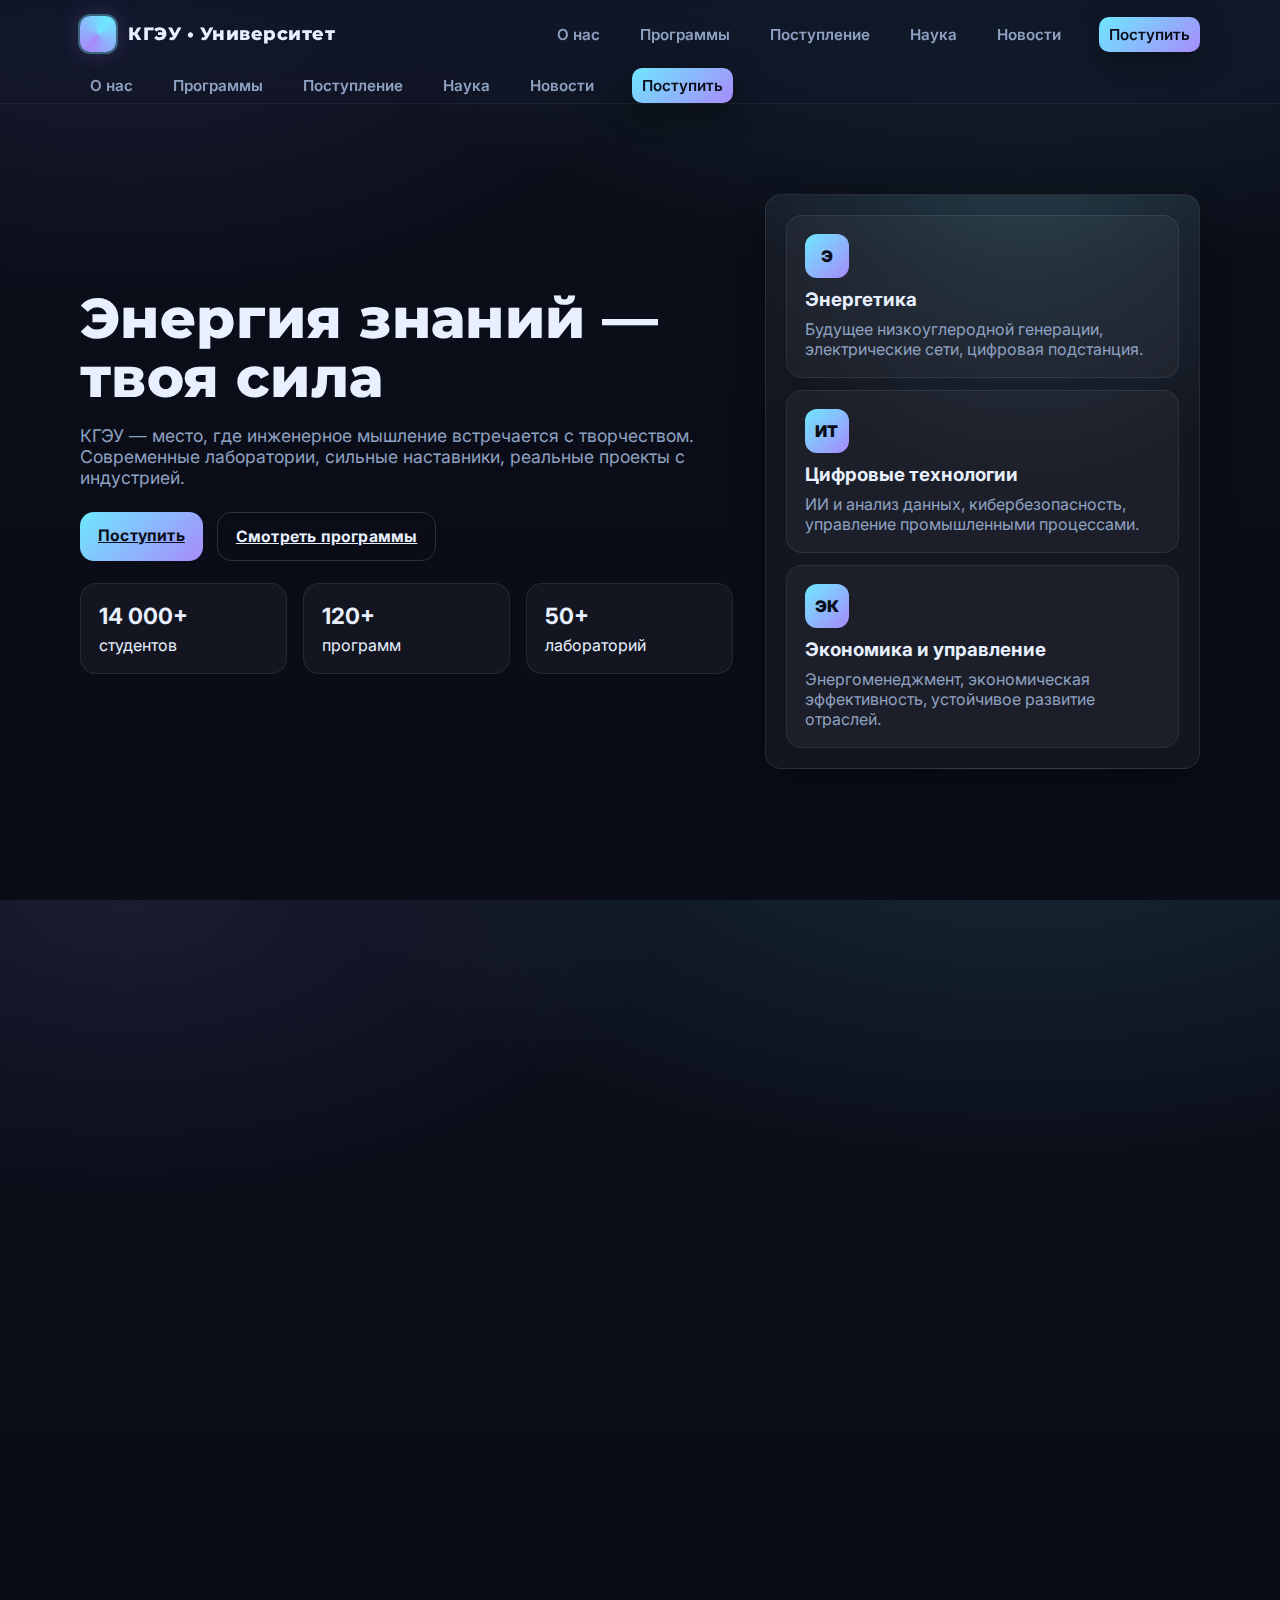
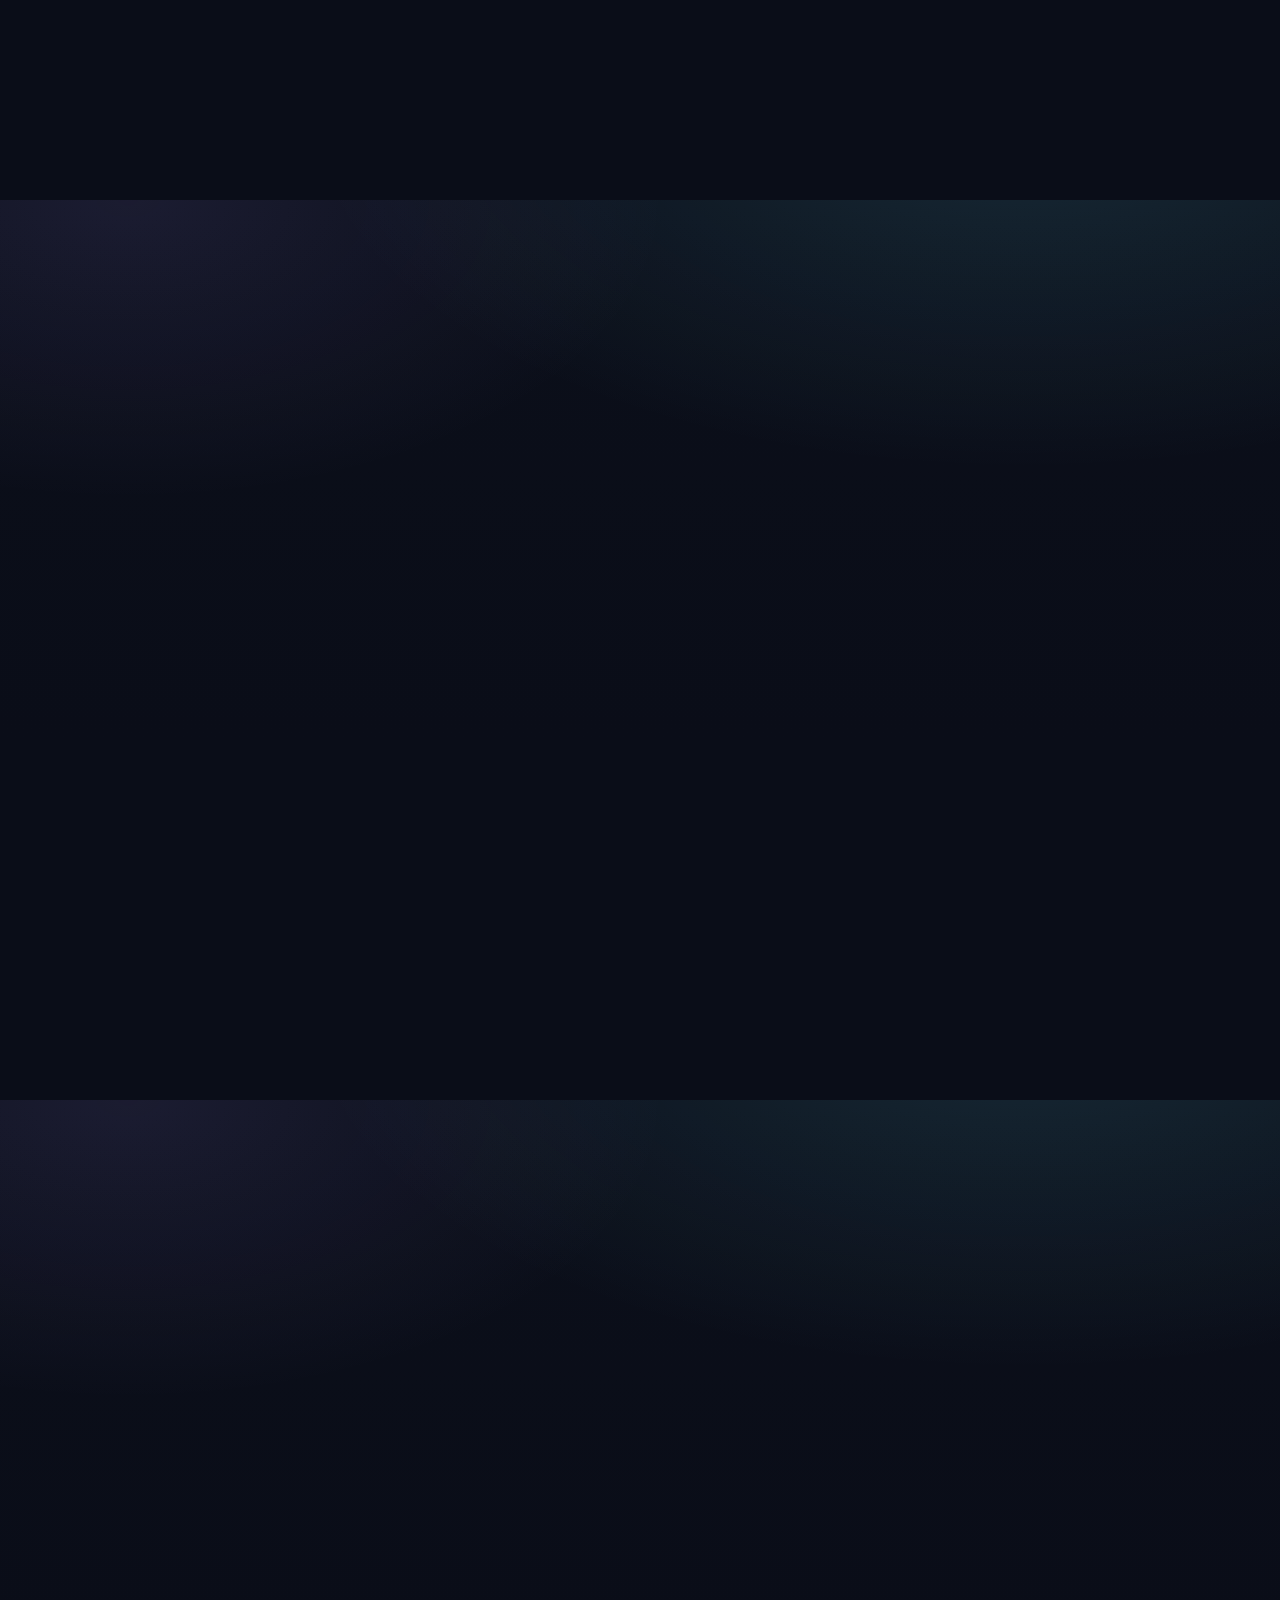
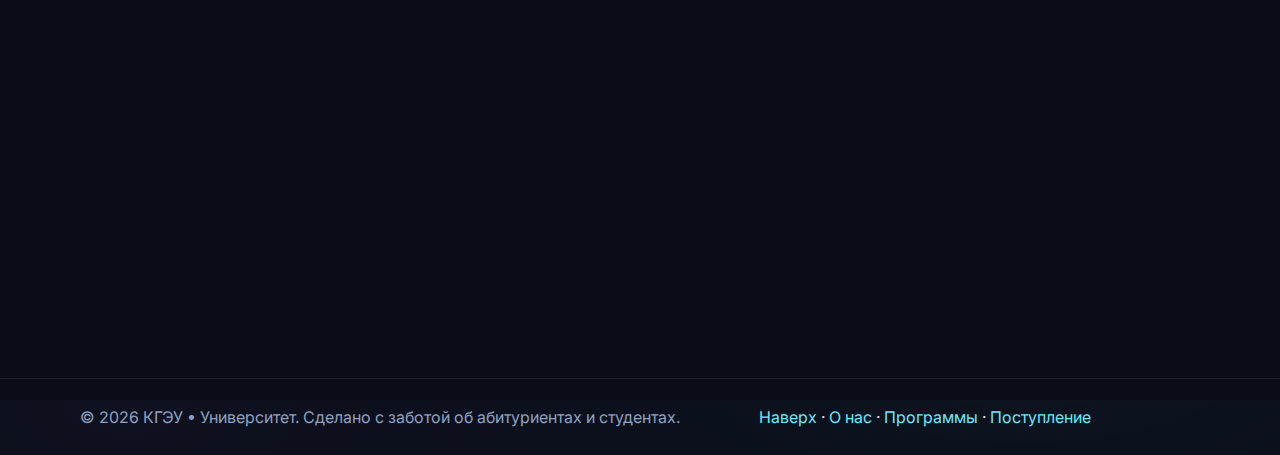
<file: index.html>
<!DOCTYPE html>
<html lang="ru">
<head>
  <meta charset="UTF-8" />
  <meta name="viewport" content="width=device-width, initial-scale=1" />
  <meta name="description" content="КГЭУ — современный университет: поступление, программы, наука, кампус. Энергия знаний — твоя сила." />
  <title>КГЭУ — Энергия знаний</title>

  <!-- Fonts (optional) -->
  <link rel="preconnect" href="https://fonts.googleapis.com">
  <link rel="preconnect" href="https://fonts.gstatic.com" crossorigin>
  <link href="https://fonts.googleapis.com/css2?family=Inter:wght@400;600;700;800&family=Montserrat:wght@600;800&display=swap" rel="stylesheet">

  <style>
    :root{
      --bg:#0b0f1a;
      --surface:#0f1629;
      --muted:#8fa1c1;
      --primary:#6ee7ff;
      --accent:#a78bfa;
      --text:#e8f0ff;
      --ring: 0 0 0 2px rgba(110,231,255,.35),0 0 25px rgba(167,139,250,.25);
      --radius: 16px;
      --shadow: 0 10px 30px rgba(0,0,0,.35);
      --grad: radial-gradient(1200px 600px at 80% -10%, rgba(110,231,255,.12), transparent 60%),
              radial-gradient(900px 500px at 10% 0%, rgba(167,139,250,.10), transparent 60%),
              linear-gradient(180deg, #0b0f1a, #0a0d18 60%);
    }
    *{box-sizing:border-box}
    html,body{height:100%}
    body{
      margin:0;
      font-family: "Inter",-apple-system,BlinkMacSystemFont,Segoe UI,Roboto,Helvetica,Arial,sans-serif;
      color:var(--text);
      background:var(--grad);
      overflow-x:hidden;
    }

    /* Header */
    .header{
      position: sticky; top:0; z-index: 40;
      backdrop-filter: blur(10px);
      background: linear-gradient(180deg, rgba(15,22,41,.85), rgba(15,22,41,.35));
      border-bottom: 1px solid rgba(255,255,255,.06);
    }
    .container{
      width: min(1120px, 92%);
      margin: 0 auto;
    }
    .nav{
      display:flex; align-items:center; justify-content:space-between;
      padding: 16px 0;
    }
    .logo{
      display:flex; align-items:center; gap:12px; text-decoration:none; color:var(--text);
    }
    .logo__mark{
      width:36px; height:36px; border-radius:10px;
      background: conic-gradient(from 30deg, var(--primary), var(--accent), var(--primary));
      box-shadow: var(--ring);
    }
    .logo__title{
      font-family:"Montserrat", sans-serif;
      font-weight:800; letter-spacing: .5px; font-size: 1.1rem;
      line-height: 1;
    }
    .menu{display:flex; gap:20px; align-items:center}
    .menu a{
      color:var(--muted); text-decoration:none; font-weight:600; font-size:.95rem;
      padding:8px 10px; border-radius: 10px; transition:all .2s ease;
    }
    .menu a:hover{ color:var(--text); background: rgba(255,255,255,.06) }
    .menu__cta{
      margin-left:8px; background: linear-gradient(135deg, var(--primary), var(--accent));
      color:#0a0d18 !important; padding:10px 14px; border-radius:12px; box-shadow: var(--shadow);
    }
    .burger{display:none; background:none; border:none; color:var(--text); font-size:1.4rem;}

    @media(max-width:860px){
      .burger{display:block}
      .menu{display:none}
      .menu--mobile{display:flex; flex-direction:column; gap:10px; padding:12px; border:1px solid rgba(255,255,255,.08); border-radius:16px; background:rgba(10,13,24,.75); margin-top:8px}
      .menu--mobile a{display:block}
    }

    /* Hero */
    .hero{
      position:relative; padding: 90px 0 64px;
      overflow: clip;
    }
    .hero__grid{display:grid; grid-template-columns: 1.2fr .8fr; gap:32px; align-items:center}
    .hero__title{
      font-family:"Montserrat",sans-serif; font-weight:800; font-size:min(8vw,56px); line-height:1.05;
      margin:0 0 16px; letter-spacing:.4px;
    }
    .hero__subtitle{color:var(--muted); font-size:1.1rem; margin-bottom:24px}
    .actions{display:flex; gap:14px; flex-wrap:wrap}
    .btn{
      cursor:pointer; border:none; padding:14px 18px; border-radius:14px;
      font-weight:700; letter-spacing:.2px; font-size: .98rem;
      transition: transform .08s ease, filter .2s;
    }
    .btn:active{ transform: translateY(1px) }
    .btn--primary{ background: linear-gradient(135deg, var(--primary), var(--accent)); color:#0a0d18 }
    .btn--ghost{ background: transparent; color: var(--text); border:1px solid rgba(255,255,255,.15) }
    .hero__panel{
      background: radial-gradient(120% 100% at 60% -10%, rgba(110,231,255,.15), transparent 60%), rgba(255,255,255,.04);
      border:1px solid rgba(255,255,255,.08);
      border-radius: var(--radius); padding:20px; box-shadow: var(--shadow);
    }
    .stats{display:grid; grid-template-columns: repeat(3,1fr); gap:16px; margin-top:22px}
    .stat{background: rgba(255,255,255,.04); border:1px solid rgba(255,255,255,.08); border-radius:16px; padding:18px}
    .stat b{display:block; font-size:1.4rem; margin-bottom:6px}

    @media(max-width:860px){
      .hero__grid{grid-template-columns:1fr}
    }

    /* Section generic */
    section{ padding: 56px 0 }
    .section__head{display:flex; align-items:end; justify-content:space-between; gap:16px; margin-bottom:24px}
    .h2{
      font-family:"Montserrat",sans-serif; margin:0; font-size:min(6vw,36px); line-height:1.1;
      letter-spacing: .3px;
    }
    .lead{ color:var(--muted); max-width: 760px }

    /* About */
    .cards{ display:grid; grid-template-columns: repeat(3,1fr); gap:18px }
    .card{ background: rgba(255,255,255,.04); border:1px solid rgba(255,255,255,.08); border-radius:16px; padding:18px; transition: transform .15s ease, background .2s }
    .card:hover{ transform: translateY(-2px); background: rgba(255,255,255,.06) }
    .card__icon{ width:44px; height:44px; border-radius:12px; display:grid; place-items:center; margin-bottom:10px;
      background: linear-gradient(135deg, var(--primary), var(--accent)); color:#0a0d18; font-weight:900 }
    .card h3{ margin: 6px 0 8px }
    .card p{ color:var(--muted); margin:0 }

    @media(max-width:900px){ .cards{ grid-template-columns: 1fr } }

    /* Programs */
    .programs{ display:grid; grid-template-columns: repeat(3,1fr); gap:18px }
    .program{
      border-radius:18px; overflow:hidden; border:1px solid rgba(255,255,255,.08);
      background: linear-gradient(180deg, rgba(110,231,255,.06), rgba(167,139,250,.06));
    }
    .program__header{ padding:18px; background: rgba(255,255,255,.04); display:flex; align-items:center; justify-content:space-between }
    .pill{ font-weight:700; font-size:.8rem; padding:6px 10px; border-radius:999px; background: rgba(255,255,255,.08); color:var(--primary) }
    .program__body{ padding:18px }
    .program__body ul{ margin:0; padding-left:18px }
    .program__body li{ margin:6px 0; color:var(--muted) }

    @media(max-width:900px){ .programs{ grid-template-columns: 1fr } }

    /* Timeline (Admissions) */
    .timeline{ display:grid; gap:14px; }
    .step{
      display:grid; grid-template-columns: 56px 1fr; gap:14px; align-items:start;
      background: rgba(255,255,255,.04); border:1px solid rgba(255,255,255,.08); border-radius:16px; padding:14px;
    }
    .step__num{
      width:56px; height:56px; border-radius:14px; display:grid; place-items:center;
      background: radial-gradient(60% 60% at 30% 20%, var(--primary), var(--accent));
      color:#0a0d18; font-weight:800; font-size:1.1rem;
      box-shadow: var(--ring);
    }
    .step h4{ margin:4px 0 6px }
    .step p{ margin:0; color:var(--muted) }

    /* News */
    .news{ display:grid; grid-template-columns: repeat(3,1fr); gap:18px }
    .news__item{
      border-radius:16px; overflow:hidden; border:1px solid rgba(255,255,255,.08);
      background: rgba(255,255,255,.04);
    }
    .news__cover{
      height:160px; background:
      radial-gradient(60% 60% at 40% 40%, rgba(110,231,255,.5), transparent 60%),
      radial-gradient(60% 60% at 60% 60%, rgba(167,139,250,.5), transparent 60%),
      linear-gradient(135deg, #0f1629, #18223e);
    }
    .news__body{ padding:14px }
    .news__meta{ font-size:.8rem; color:var(--muted); margin-bottom:6px }

    @media(max-width:900px){ .news{ grid-template-columns: 1fr } }

    /* CTA */
    .cta{
      background: linear-gradient(135deg, rgba(110,231,255,.08), rgba(167,139,250,.10));
      border:1px solid rgba(255,255,255,.08);
      border-radius: 20px; padding: 24px; text-align:center; box-shadow: var(--shadow);
    }
    .cta h3{ margin-top:0 }
    .cta p{ color:var(--muted) }

    /* Footer */
    footer{
      margin-top: 48px;
      border-top:1px solid rgba(255,255,255,.08);
      background: rgba(10,13,24,.7);
    }
    .footer{
      padding: 28px 0;
      display:grid; grid-template-columns: 1.2fr .8fr; gap:18px; align-items:center;
    }
    .footer__brand{ color:var(--muted) }
    .footer a{ color: var(--primary); text-decoration: none }
    @media(max-width:860px){
      .footer{ grid-template-columns: 1fr; text-align:center }
    }

    /* Scroll reveal */
    [data-animate]{
      opacity:0; transform: translateY(10px); transition: all .5s cubic-bezier(.2,.65,.2,1);
    }
    [data-animate].in{ opacity:1; transform: translateY(0) }

    /* Smooth anchors */
    html{ scroll-behavior: smooth }
  </style>
</head>
<body>

  <!-- HEADER -->
  <header class="header">
    <div class="container">
      <div class="nav">
        <a class="logo" href="#top" aria-label="КГЭУ — на главную">
          <div class="logo__mark" aria-hidden="true"></div>
          <div class="logo__title">КГЭУ • Университет</div>
        </a>

        <button class="burger" id="burger" aria-label="Открыть меню">☰</button>

        <nav class="menu" id="menu">
          <a href="#about">О нас</a>
          <a href="#programs">Программы</a>
          <a href="#admissions">Поступление</a>
          <a href="#research">Наука</a>
          <a href="#news">Новости</a>
          <a href="#contacts" class="menu__cta">Поступить</a>
        </nav>
      </div>

      <!-- Mobile menu -->
      <nav class="menu menu--mobile" id="menuMobile" hidden>
        <a href="#about">О нас</a>
        <a href="#programs">Программы</a>
        <a href="#admissions">Поступление</a>
        <a href="#research">Наука</a>
        <a href="#news">Новости</a>
        <a href="#contacts" class="menu__cta">Поступить</a>
      </nav>
    </div>
  </header>

  <!-- HERO -->
  <main id="top">
    <section class="hero">
      <div class="container hero__grid">
        <div>
          <h1 class="hero__title" data-animate>
            Энергия знаний — твоя сила
          </h1>
          <p class="hero__subtitle" data-animate>
            КГЭУ — место, где инженерное мышление встречается с творчеством. Современные лаборатории, сильные наставники, реальные проекты с индустрией.
          </p>
          <div class="actions" data-animate>
            <a class="btn btn--primary" href="#admissions">Поступить</a>
            <a class="btn btn--ghost" href="#programs">Смотреть программы</a>
          </div>
          <div class="stats" data-animate>
            <div class="stat"><b>14 000+</b> студентов</div>
            <div class="stat"><b>120+</b> программ</div>
            <div class="stat"><b>50+</b> лабораторий</div>
          </div>
        </div>

        <aside class="hero__panel" aria-label="Ключевые направления" data-animate>
          <div class="cards" style="grid-template-columns:1fr;gap:12px">
            <div class="card">
              <div class="card__icon">Э</div>
              <h3>Энергетика</h3>
              <p>Будущее низкоуглеродной генерации, электрические сети, цифровая подстанция.</p>
            </div>
            <div class="card">
              <div class="card__icon">ИТ</div>
              <h3>Цифровые технологии</h3>
              <p>ИИ и анализ данных, кибербезопасность, управление промышленными процессами.</p>
            </div>
            <div class="card">
              <div class="card__icon">ЭК</div>
              <h3>Экономика и управление</h3>
              <p>Энергоменеджмент, экономическая эффективность, устойчивое развитие отраслей.</p>
            </div>
          </div>
        </aside>
      </div>
    </section>

    <!-- ABOUT -->
    <section id="about">
      <div class="container">
        <div class="section__head">
          <h2 class="h2" data-animate>О университете</h2>
          <p class="lead" data-animate>Мы создаём среду, где можно пробовать, ошибаться и снова пробовать — до результата. Карьерные сервисы, проекты с компаниями, студенческие инициативы.</p>
        </div>

        <div class="cards" data-animate>
          <div class="card">
            <div class="card__icon">∞</div>
            <h3>Практика с первого курса</h3>
            <p>Проектные школы и участие в реальных кейсах индустрии уже в первый год.</p>
          </div>
          <div class="card">
            <div class="card__icon">⚡</div>
            <h3>Инженерная культура</h3>
            <p>Современные лаборатории и мейкерспейсы, где идеи превращаются в прототипы.</p>
          </div>
          <div class="card">
            <div class="card__icon">✦</div>
            <h3>Комьюнити и поддержка</h3>
            <p>Тьюторы, наставники, карьерные консультации и стажировки у партнёров.</p>
          </div>
        </div>
      </div>
    </section>

    <!-- PROGRAMS -->
    <section id="programs">
      <div class="container">
        <div class="section__head">
          <h2 class="h2" data-animate>Программы обучения</h2>
          <p class="lead" data-animate>Выбирай путь — от фундаментальной энергетики до прикладного ИИ. Все программы адаптированы под запросы отрасли.</p>
        </div>

        <div class="programs" data-animate>
          <article class="program">
            <div class="program__header">
              <h3>Бакалавриат</h3><span class="pill">4 года</span>
            </div>
            <div class="program__body">
              <ul>
                <li>Электроэнергетика и электротехника</li>
                <li>Информационные системы и технологии</li>
                <li>Прикладная математика и информатика</li>
                <li>Экономика энергетики</li>
              </ul>
            </div>
          </article>

          <article class="program">
            <div class="program__header">
              <h3>Магистратура</h3><span class="pill">2 года</span>
            </div>
            <div class="program__body">
              <ul>
                <li>Цифровые сети и умная генерация</li>
                <li>Аналитика данных в энергетике</li>
                <li>Кибербезопасность АСУ ТП</li>
                <li>Управление энергоэффективностью</li>
              </ul>
            </div>
          </article>

          <article class="program">
            <div class="program__header">
              <h3>Аспирантура</h3><span class="pill">3–4 года</span>
            </div>
            <div class="program__body">
              <ul>
                <li>Электроэнергетические системы</li>
                <li>Теплоэнергетика и теплотехника</li>
                <li>Информатика и вычислительная техника</li>
                <li>Экономика и управление отраслями</li>
              </ul>
            </div>
          </article>
        </div>
      </div>
    </section>

    <!-- ADMISSIONS -->
    <section id="admissions">
      <div class="container">
        <div class="section__head">
          <h2 class="h2" data-animate>Поступление</h2>
          <p class="lead" data-animate>Простой путь от заявки до зачисления. Следуй шагам — и увидимся в кампусе.</p>
        </div>

        <div class="timeline" data-animate>
          <div class="step">
            <div class="step__num">1</div>
            <div>
              <h4>Выбери программу</h4>
              <p>Изучи направления и профильные предметы. Собери портфолио достижений.</p>
            </div>
          </div>
          <div class="step">
            <div class="step__num">2</div>
            <div>
              <h4>Подай документы онлайн</h4>
              <p>Подготовь паспорт, аттестат/диплом, результаты ЕГЭ/вступительных испытаний.</p>
            </div>
          </div>
          <div class="step">
            <div class="step__num">3</div>
            <div>
              <h4>Пройди конкурс</h4>
              <p>Следи за конкурсными списками и сроками, прими участие в собеседовании (если требуется).</p>
            </div>
          </div>
          <div class="step">
            <div class="step__num">4</div>
            <div>
              <h4>Зачисление</h4>
              <p>Подтверди согласие на зачисление, подпиши договор (при необходимости) и добро пожаловать!</p>
            </div>
          </div>
        </div>
      </div>
    </section>

    <!-- RESEARCH -->
    <section id="research">
      <div class="container">
        <div class="section__head">
          <h2 class="h2" data-animate>Наука и проекты</h2>
          <p class="lead" data-animate>От «умных» сетей до водородной энергетики — мы делаем исследования, на которые опираются компании.</p>
        </div>

        <div class="cards" data-animate>
          <div class="card">
            <div class="card__icon">AI</div>
            <h3>Цифровые двойники</h3>
            <p>Моделирование энергосистем с предсказанием аварий и оптимизацией режимов.</p>
          </div>
          <div class="card">
            <div class="card__icon">H₂</div>
            <h3>Водородные технологии</h3>
            <p>Материалы, безопасность, хранение и транспортировка для новой экономики.</p>
          </div>
          <div class="card">
            <div class="card__icon">EV</div>
            <h3>Электротранспорт</h3>
            <p>Силовая электроника, зарядная инфраструктура и интеграция в сеть.</p>
          </div>
        </div>
      </div>
    </section>

    <!-- NEWS -->
    <section id="news">
      <div class="container">
        <div class="section__head">
          <h2 class="h2" data-animate>Новости</h2>
          <p class="lead" data-animate>Короткая лента — чтобы быть в курсе. Подставь свои материалы в карточки.</p>
        </div>

        <div class="news" data-animate>
          <article class="news__item">
            <div class="news__cover" role="img" aria-label="Обложка новости"></div>
            <div class="news__body">
              <div class="news__meta">15 сентября • Кампус</div>
              <h3>Открылась новая лаборатория по ИИ в энергетике</h3>
              <p>Студенты и исследователи получили доступ к стендам для цифровых подстанций и моделирования сетей.</p>
            </div>
          </article>
          <article class="news__item">
            <div class="news__cover" role="img" aria-label="Обложка новости"></div>
            <div class="news__body">
              <div class="news__meta">10 сентября • Олимпиады</div>
              <h3>Запуск инженерного хакатона PowerHack</h3>
              <p>Сбор команд, задачи от партнёров и призы для лучших проектов по энергоэффективности.</p>
            </div>
          </article>
          <article class="news__item">
            <div class="news__cover" role="img" aria-label="Обложка новости"></div>
            <div class="news__body">
              <div class="news__meta">5 сентября • Карьера</div>
              <h3>Программа стажировок с компаниями отрасли</h3>
              <p>Реальные кейсы, наставники и возможность трудоустройства после защиты проекта.</p>
            </div>
          </article>
        </div>
      </div>
    </section>

    <!-- CTA -->
    <section id="contacts">
      <div class="container">
        <div class="cta" data-animate>
          <h3>Готов присоединиться?</h3>
          <p>Задай вопрос приёмной комиссии или оставь заявку — мы свяжемся и подскажем следующий шаг.</p>
          <div class="actions" style="justify-content:center; margin-top:10px">
            <a class="btn btn--primary" href="mailto:admissions@example.edu">Написать в приёмную</a>
            <a class="btn btn--ghost" href="tel:+7-000-000-00-00">Позвонить</a>
          </div>
        </div>
      </div>
    </section>
  </main>

  <!-- FOOTER -->
  <footer>
    <div class="container footer">
      <div class="footer__brand">
        © <span id="year"></span> КГЭУ • Университет. Сделано с заботой об абитуриентах и студентах.
      </div>
      <div>
        <a href="#top">Наверх</a> ·
        <a href="#about">О нас</a> ·
        <a href="#programs">Программы</a> ·
        <a href="#admissions">Поступление</a>
      </div>
    </div>
  </footer>

  <script>
    // Year
    document.getElementById('year').textContent = new Date().getFullYear();

    // Mobile menu toggle
    const burger = document.getElementById('burger');
    const menuMobile = document.getElementById('menuMobile');
    burger?.addEventListener('click', () => {
      const isHidden = menuMobile.hasAttribute('hidden');
      if(isHidden){ menuMobile.removeAttribute('hidden') } else { menuMobile.setAttribute('hidden','') }
    });

    // Scroll reveal
    const obs = new IntersectionObserver((entries)=>{
      entries.forEach(e=>{
        if(e.isIntersecting){ e.target.classList.add('in'); obs.unobserve(e.target) }
      })
    },{threshold:.18});
    document.querySelectorAll('[data-animate]').forEach(el=>obs.observe(el));
  </script>
</body>
</html>
</file>
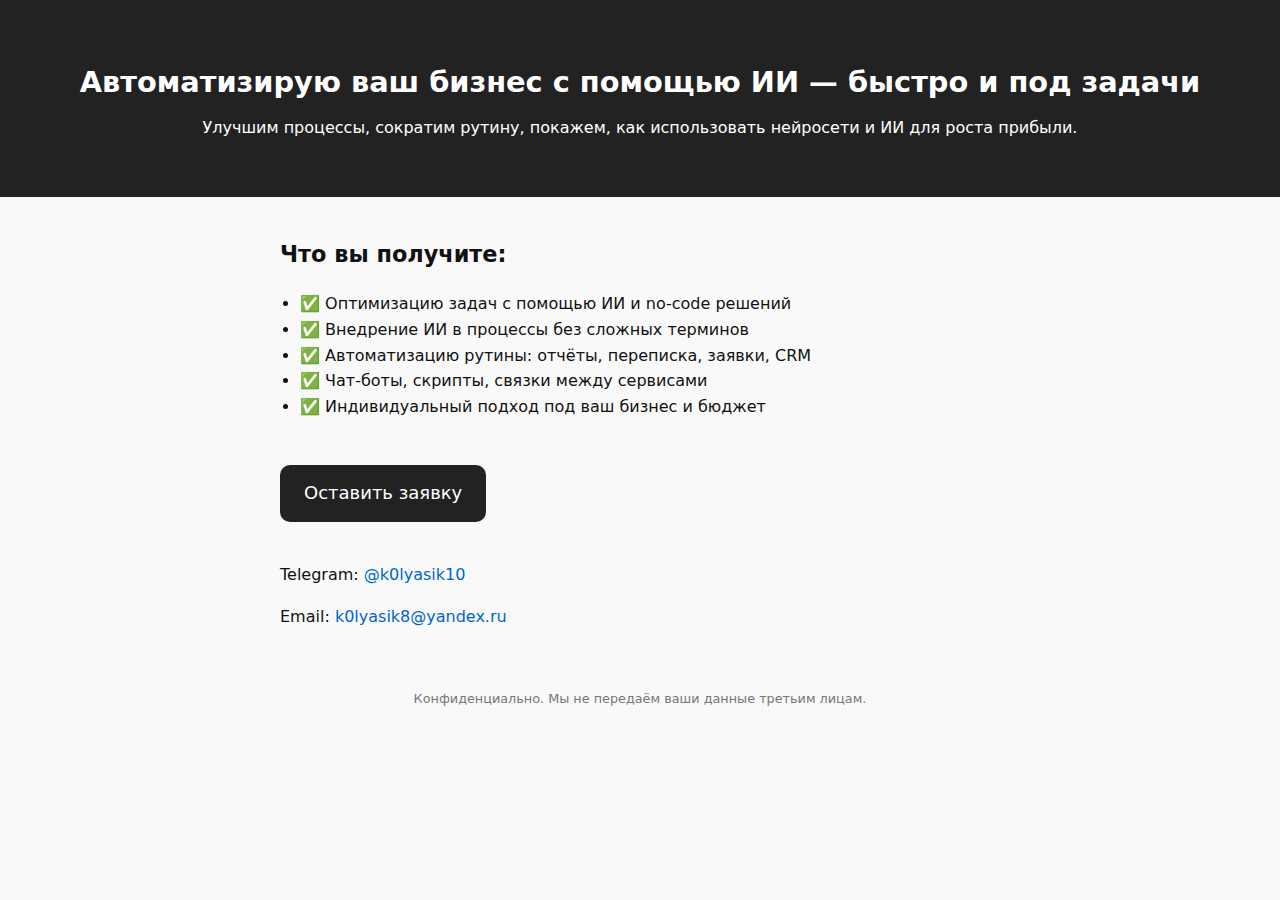
<file: index_axionyx.html>
<!DOCTYPE html>
<html lang="ru">
<head>
  <meta charset="UTF-8" />
  <meta name="viewport" content="width=device-width, initial-scale=1.0" />
  <title>Axionyx — ИИ для бизнеса</title>
  <style>
    body {
      margin: 0;
      font-family: system-ui, sans-serif;
      background: #f9f9f9;
      color: #111;
      line-height: 1.6;
    }
    header {
      background: #222;
      color: white;
      padding: 40px 20px;
      text-align: center;
    }
    main {
      max-width: 720px;
      margin: 40px auto;
      padding: 0 20px;
    }
    h1 {
      font-size: 1.8em;
      margin-bottom: 10px;
    }
    h2 {
      font-size: 1.4em;
      margin-top: 40px;
    }
    ul {
      padding-left: 20px;
    }
    p {
      margin-top: 0;
    }
    .button {
      display: inline-block;
      padding: 14px 24px;
      background: #222;
      color: #fff;
      border-radius: 10px;
      text-decoration: none;
      font-size: 18px;
      margin-top: 30px;
    }
    .contact {
      margin-top: 40px;
      font-size: 1rem;
    }
    .contact a {
      color: #0066cc;
      text-decoration: none;
    }
    .contact a:hover {
      text-decoration: underline;
    }
    .footer-note {
      margin-top: 60px;
      font-size: 0.8em;
      color: #777;
      text-align: center;
    }
  </style>
</head>
<body>
  <header>
    <h1>Автоматизирую ваш бизнес с помощью ИИ — быстро и под задачи</h1>
    <p>Улучшим процессы, сократим рутину, покажем, как использовать нейросети и ИИ для роста прибыли.</p>
  </header>
  <main>
    <h2>Что вы получите:</h2>
    <ul>
      <li>✅ Оптимизацию задач с помощью ИИ и no-code решений</li>
      <li>✅ Внедрение ИИ в процессы без сложных терминов</li>
      <li>✅ Автоматизацию рутины: отчёты, переписка, заявки, CRM</li>
      <li>✅ Чат-боты, скрипты, связки между сервисами</li>
      <li>✅ Индивидуальный подход под ваш бизнес и бюджет</li>
    </ul>

    <a href="https://docs.google.com/forms/d/e/1FAIpQLSdJAqOC-aCHNcmY3cMAHPVlrHV55YdQSeDPdLTbxTzHt7jRvQ/viewform?usp=header" target="_blank" class="button">
      Оставить заявку
    </a>

    <div class="contact">
      <p>Telegram: <a href="https://t.me/k0lyasik10" target="_blank">@k0lyasik10</a></p>
      <p>Email: <a href="mailto:k0lyasik8@yandex.ru">k0lyasik8@yandex.ru</a></p>
    </div>

    <div class="footer-note">
      Конфиденциально. Мы не передаём ваши данные третьим лицам.
    </div>
  </main>
</body>
</html>
</file>
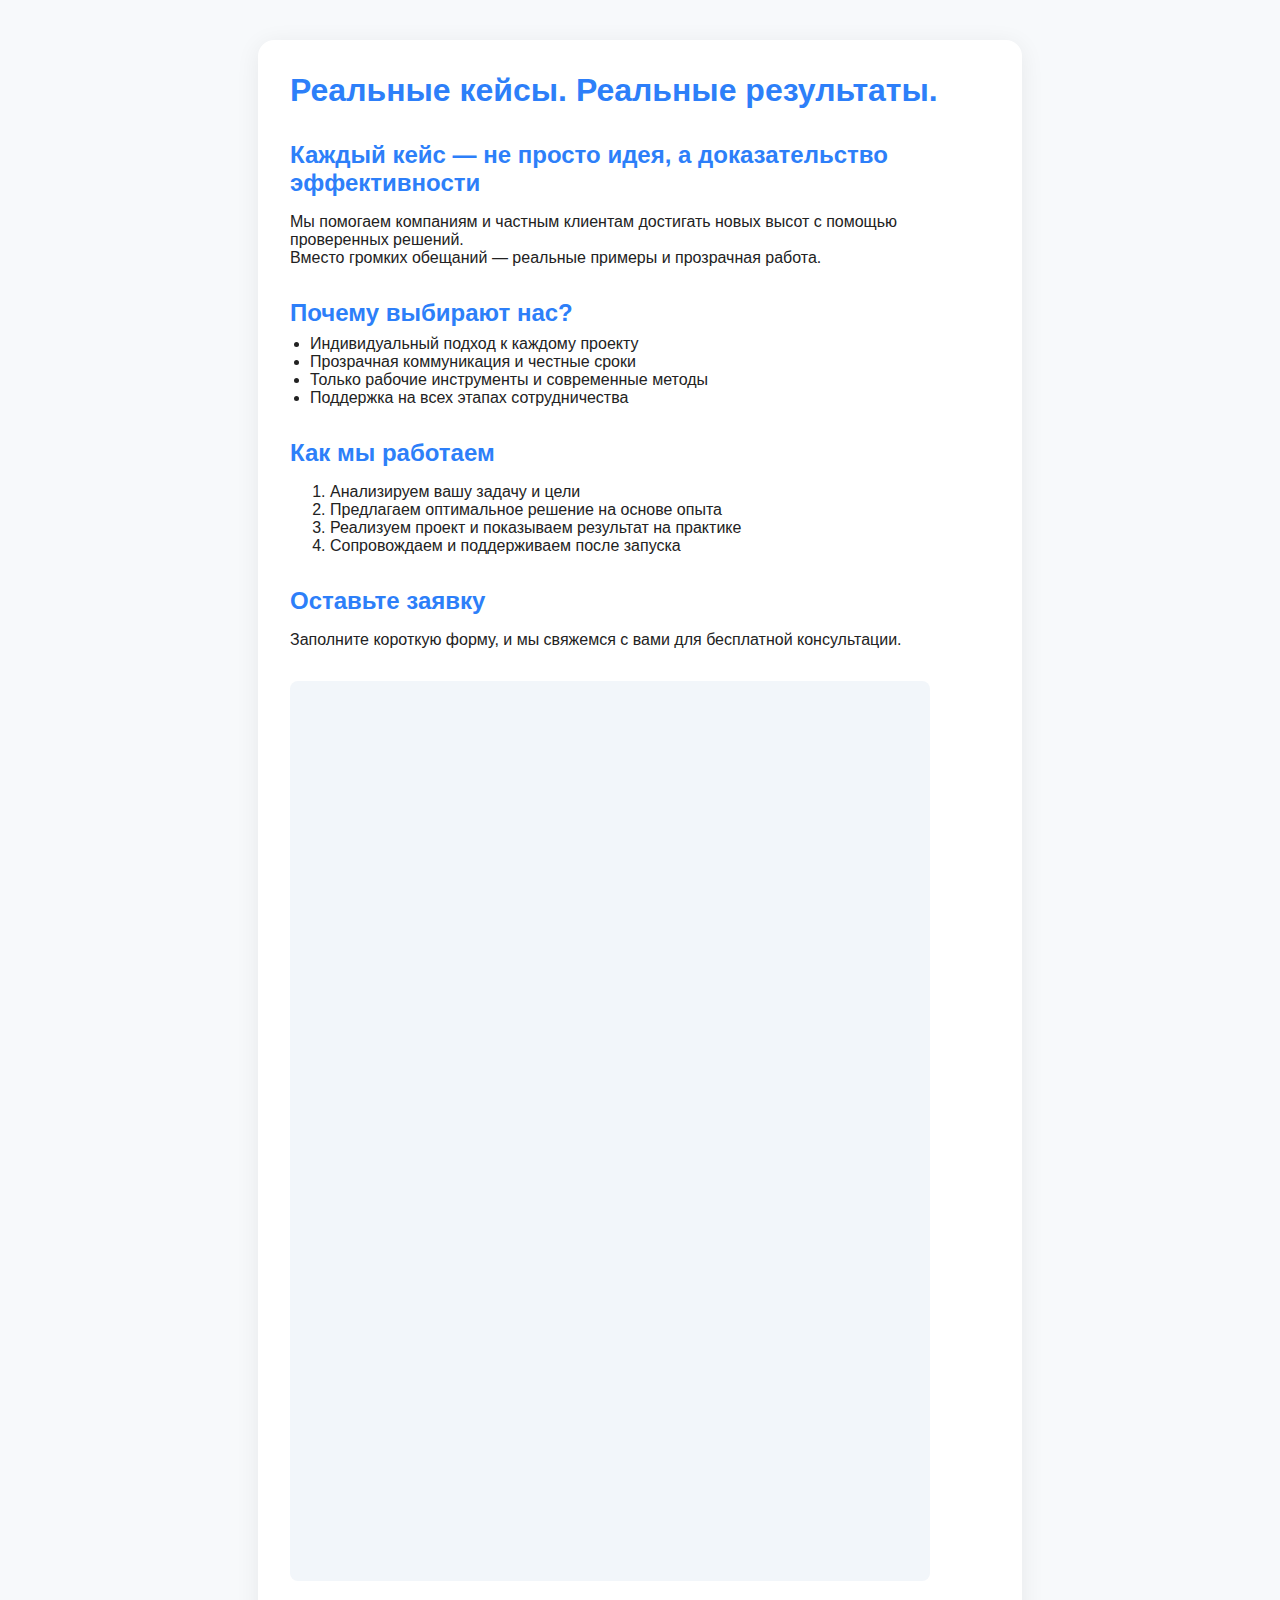
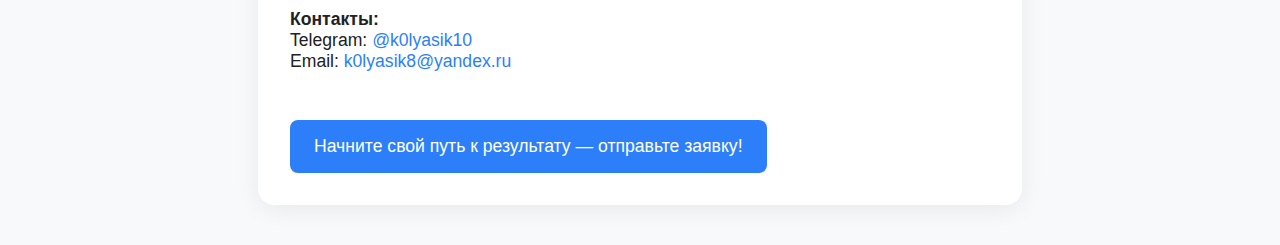
<file: real-cases-site.html>
<!DOCTYPE html>
<html lang="ru">
<head>
    <meta charset="UTF-8" />
    <meta name="viewport" content="width=device-width, initial-scale=1" />
    <title>Реальные кейсы. Реальные результаты.</title>
    <style>
        body {
            font-family: 'Segoe UI', Arial, sans-serif;
            background: #f7f9fb;
            color: #222;
            margin: 0;
            padding: 0;
        }
        .container {
            max-width: 700px;
            margin: 40px auto;
            background: #fff;
            border-radius: 16px;
            box-shadow: 0 4px 24px rgba(0,0,0,0.07);
            padding: 32px;
        }
        h1 {
            color: #2d7ff9;
            margin-top: 0;
        }
        h2 {
            color: #2d7ff9;
            margin-bottom: 8px;
            margin-top: 32px;
        }
        ul {
            padding-left: 20px;
            margin-top: 0;
        }
        .cta {
            background: #2d7ff9;
            color: #fff;
            padding: 16px 24px;
            border: none;
            border-radius: 8px;
            font-size: 1.1em;
            cursor: pointer;
            margin: 24px 0 0 0;
            display: inline-block;
            text-decoration: none;
            transition: background 0.2s;
        }
        .cta:hover {
            background: #195bb5;
        }
        .contacts {
            margin: 24px 0;
            font-size: 1.1em;
        }
        a {
            color: #2d7ff9;
            text-decoration: none;
        }
        a:hover {
            text-decoration: underline;
        }
        iframe {
            width: 100%;
            max-width: 640px;
            height: 900px;
            border: none;
            margin-top: 16px;
            border-radius: 8px;
            background: #f2f6fa;
        }
        @media (max-width: 700px) {
            .container {
                padding: 14px;
            }
            iframe {
                height: 600px;
            }
        }
    </style>
</head>
<body>
    <div class="container">
        <h1>Реальные кейсы. Реальные результаты.</h1>
        <h2>Каждый кейс — не просто идея, а доказательство эффективности</h2>
        <p>
            Мы помогаем компаниям и частным клиентам достигать новых высот с помощью проверенных решений.<br>
            Вместо громких обещаний — реальные примеры и прозрачная работа.
        </p>
        <h2>Почему выбирают нас?</h2>
        <ul>
            <li>Индивидуальный подход к каждому проекту</li>
            <li>Прозрачная коммуникация и честные сроки</li>
            <li>Только рабочие инструменты и современные методы</li>
            <li>Поддержка на всех этапах сотрудничества</li>
        </ul>
        <h2>Как мы работаем</h2>
        <ol>
            <li>Анализируем вашу задачу и цели</li>
            <li>Предлагаем оптимальное решение на основе опыта</li>
            <li>Реализуем проект и показываем результат на практике</li>
            <li>Сопровождаем и поддерживаем после запуска</li>
        </ol>
        <h2>Оставьте заявку</h2>
        <p>Заполните короткую форму, и мы свяжемся с вами для бесплатной консультации.</p>
        <iframe src="https://docs.google.com/forms/d/e/1FAIpQLSdJAqOC-aCHNcmY3cMAHPVlrHV55YdQSeDPdLTbxTzHt7jRvQ/viewform?embedded=true"
                allowfullscreen>Загрузка…</iframe>
        <div class="contacts">
            <strong>Контакты:</strong><br>
            Telegram: <a href="https://t.me/k0lyasik10">@k0lyasik10</a><br>
            Email: <a href="mailto:k0lyasik8@yandex.ru">k0lyasik8@yandex.ru</a>
        </div>
        <a href="#"
           class="cta"
           onclick="document.querySelector('iframe').scrollIntoView({behavior: 'smooth'});return false;">
            Начните свой путь к результату — отправьте заявку!
        </a>
    </div>
</body>
</html>
</file>
